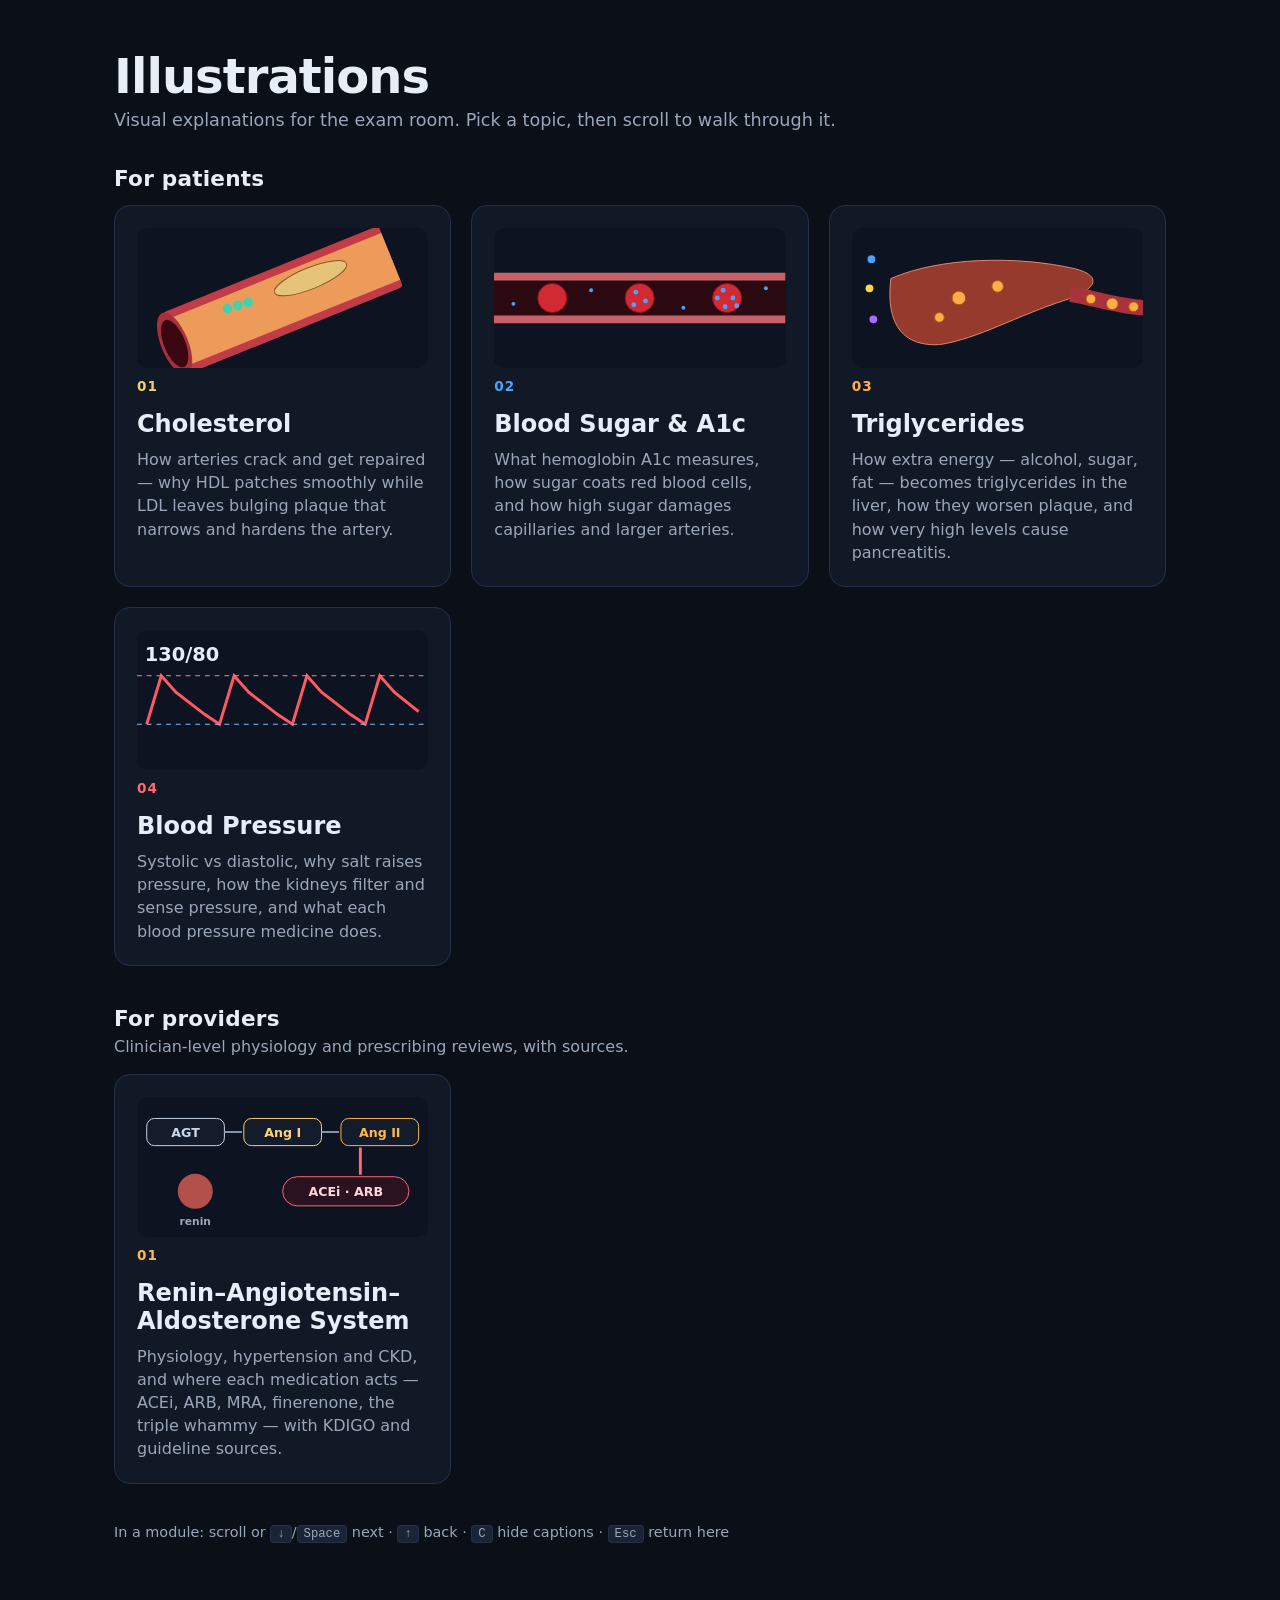
<file: index.html>
<!doctype html>
<html lang="en">
<head>
  <meta charset="utf-8">
  <meta name="viewport" content="width=device-width, initial-scale=1">
  <title>Illustrations</title>
  <link rel="stylesheet" href="css/style.css">
</head>
<body>
  <main class="library">
    <h1>Illustrations</h1>
    <p class="sub">Visual explanations for the exam room. Pick a topic, then scroll to walk through it.</p>
    <h2 class="section">For patients</h2>
    <div class="cards" id="patient-cards"></div>
    <h2 class="section">For providers</h2>
    <p class="section-sub">Clinician-level physiology and prescribing reviews, with sources.</p>
    <div class="cards" id="provider-cards"></div>
    <footer>
      In a module: scroll or <kbd>↓</kbd>/<kbd>Space</kbd> next · <kbd>↑</kbd> back ·
      <kbd>C</kbd> hide captions · <kbd>Esc</kbd> return here
    </footer>
  </main>
  <script type="module">
    import { modules } from './js/modules.js';
    const count = { patient: 0, provider: 0 };
    modules.forEach(m => {
      const audience = m.audience || 'patient';
      const cards = document.getElementById(`${audience}-cards`);
      const i = count[audience]++;
      const a = document.createElement('a');
      a.className = 'card';
      a.href = m.href;
      a.style.setProperty('--c', m.color);
      a.innerHTML = `<svg viewBox="0 0 300 140" aria-hidden="true">${m.thumb}</svg>
        <span class="num">${String(i + 1).padStart(2, '0')}</span>
        <h2>${m.title}</h2><p>${m.blurb}</p>`;
      cards.appendChild(a);
    });
  </script>
</body>
</html>
</file>
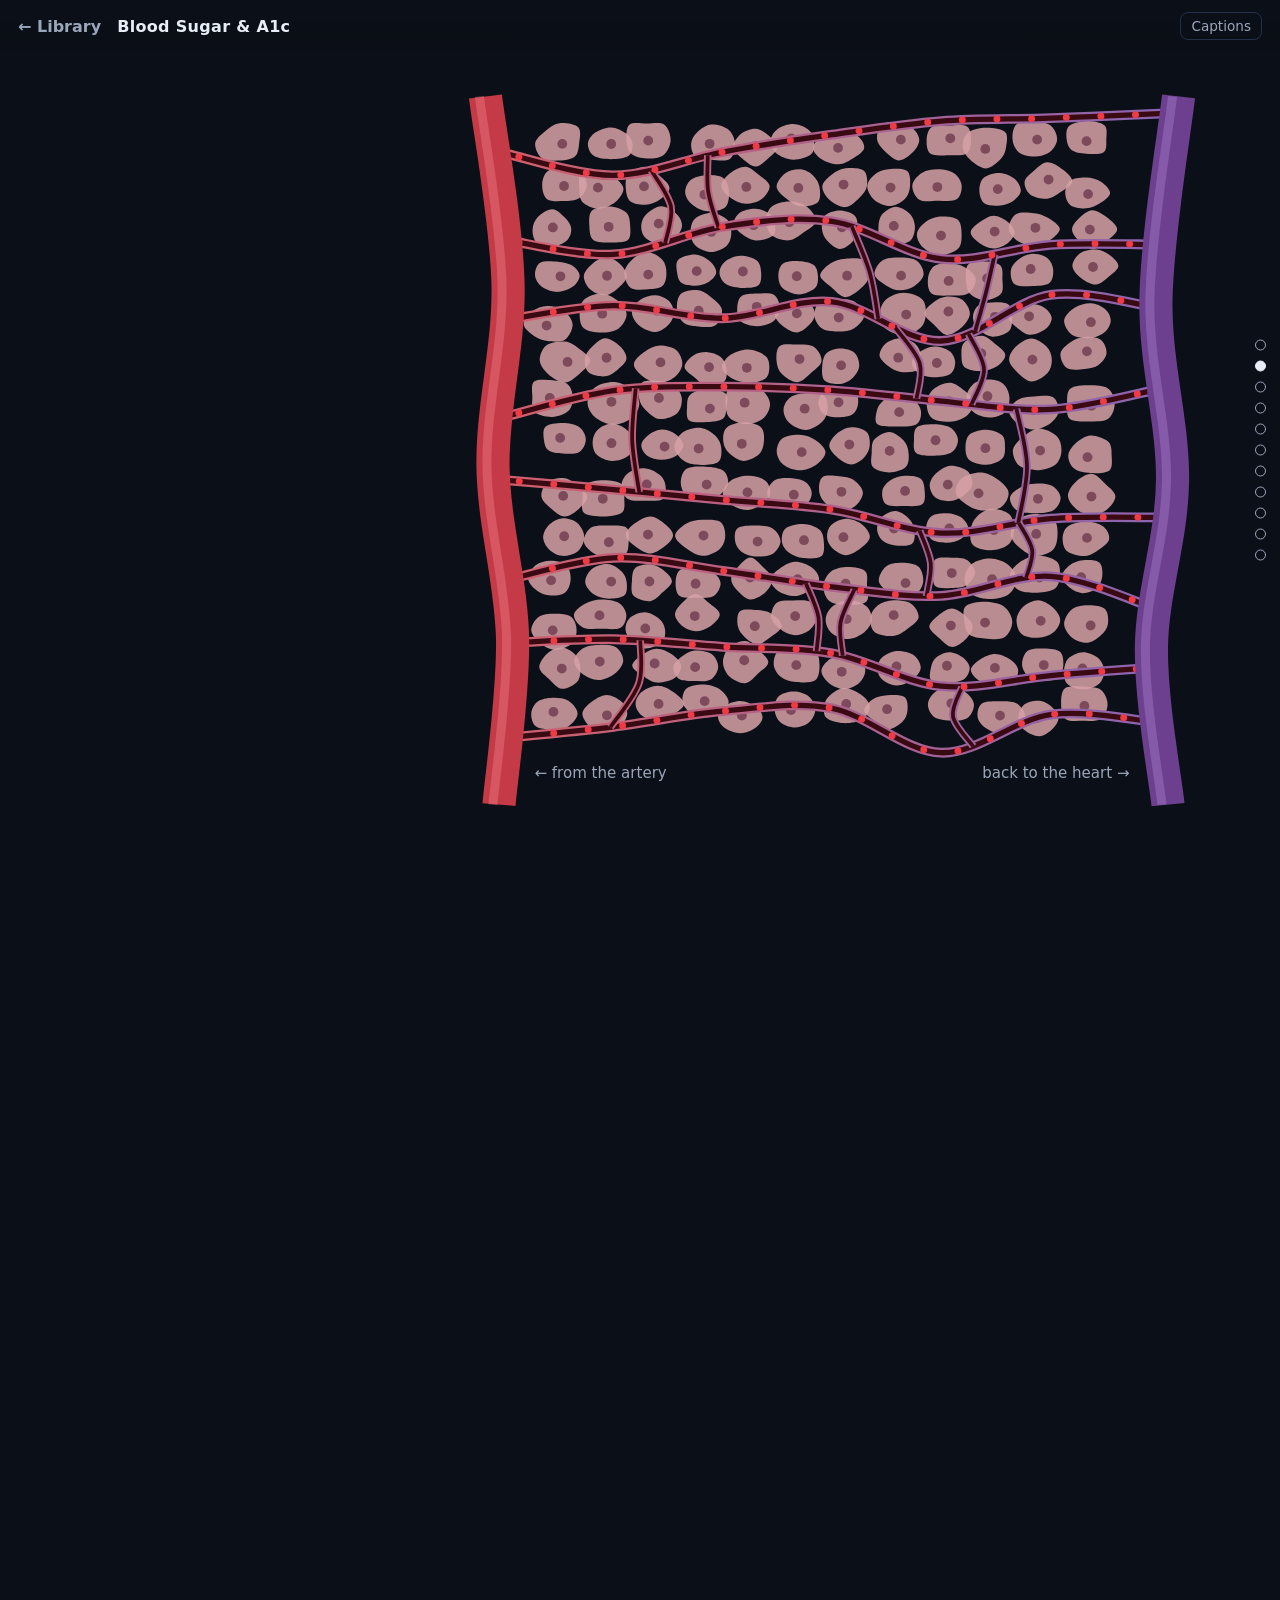
<file: modules/a1c.html>
<!doctype html>
<html lang="en">
<head>
  <meta charset="utf-8">
  <meta name="viewport" content="width=device-width, initial-scale=1">
  <title>Blood Sugar &amp; A1c</title>
  <link rel="stylesheet" href="../css/style.css">
</head>
<body>
  <script type="module" src="a1c.js"></script>
</body>
</html>
</file>
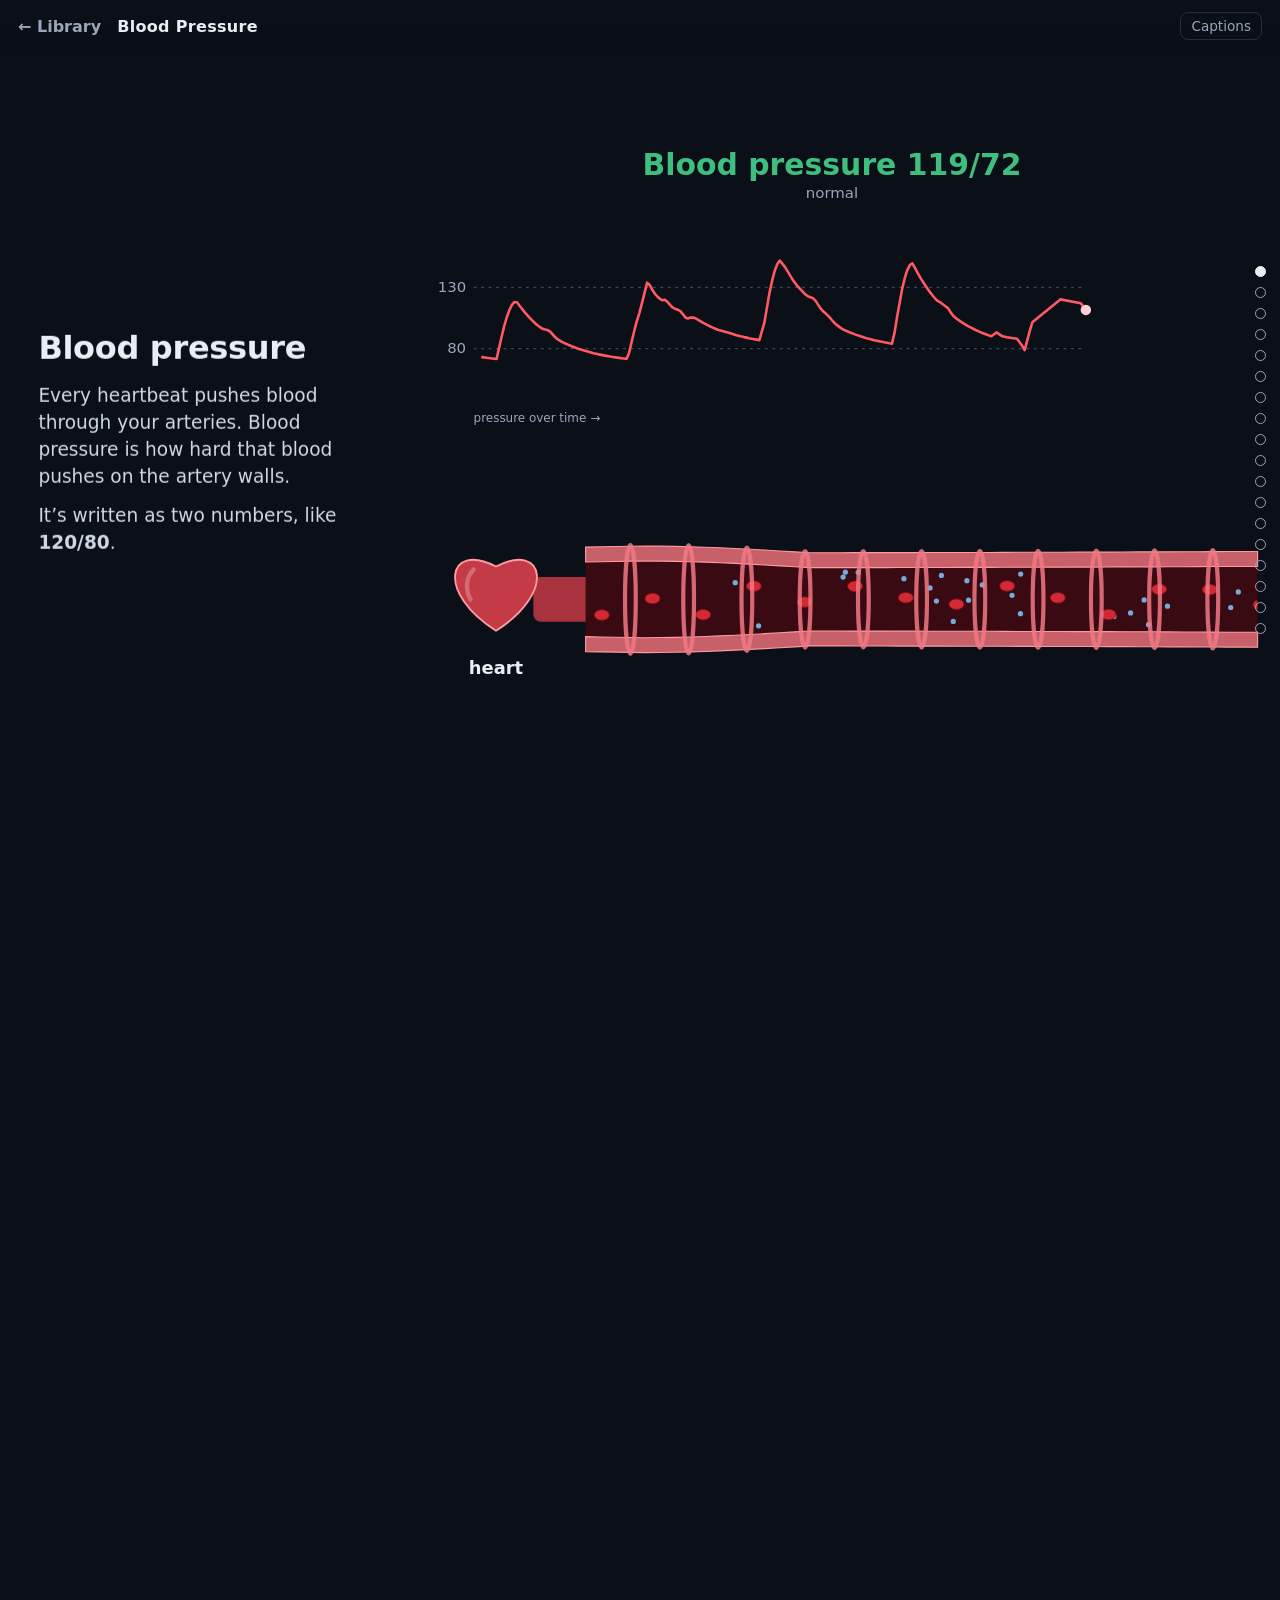
<file: modules/bp.html>
<!doctype html>
<html lang="en">
<head>
  <meta charset="utf-8">
  <meta name="viewport" content="width=device-width, initial-scale=1">
  <title>Blood Pressure</title>
  <link rel="stylesheet" href="../css/style.css">
</head>
<body>
  <script type="module" src="bp.js"></script>
</body>
</html>
</file>
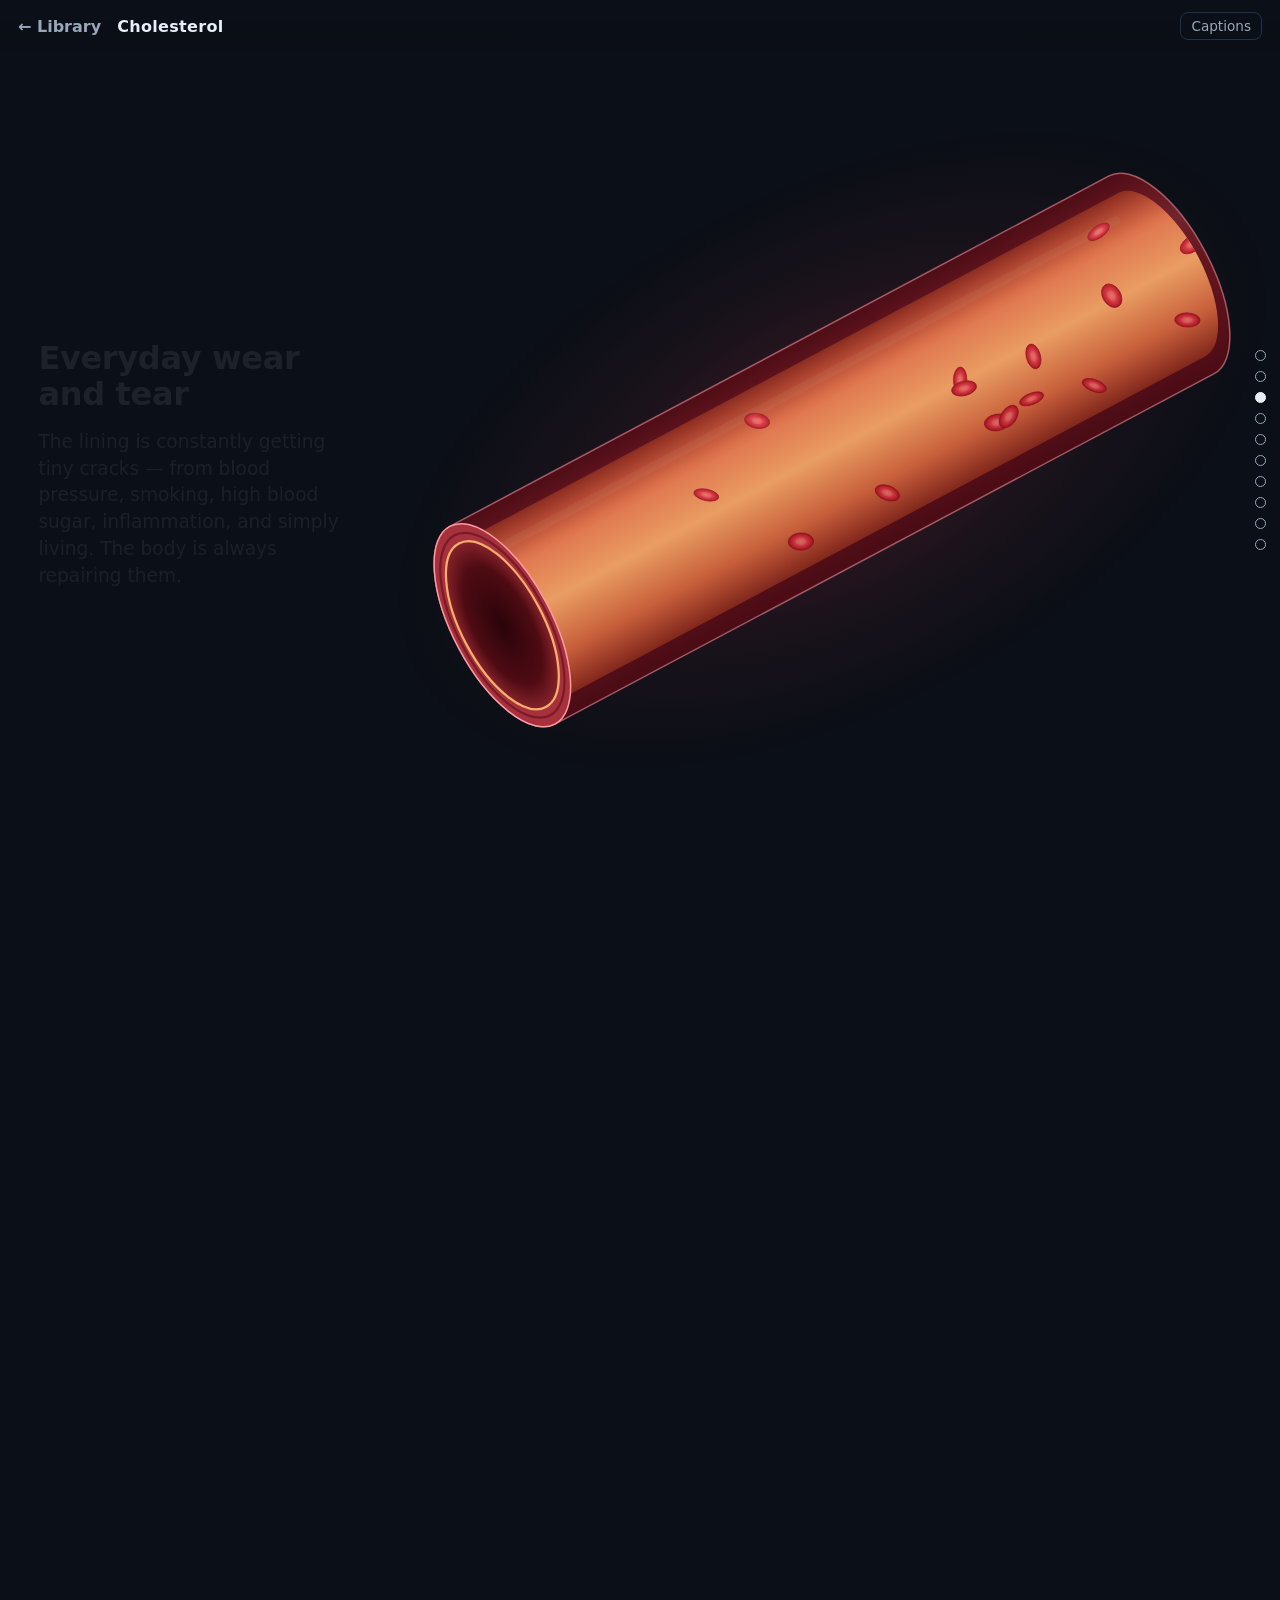
<file: modules/cholesterol.html>
<!doctype html>
<html lang="en">
<head>
  <meta charset="utf-8">
  <meta name="viewport" content="width=device-width, initial-scale=1">
  <title>Cholesterol</title>
  <link rel="stylesheet" href="../css/style.css">
</head>
<body>
  <script type="module" src="cholesterol.js"></script>
</body>
</html>
</file>
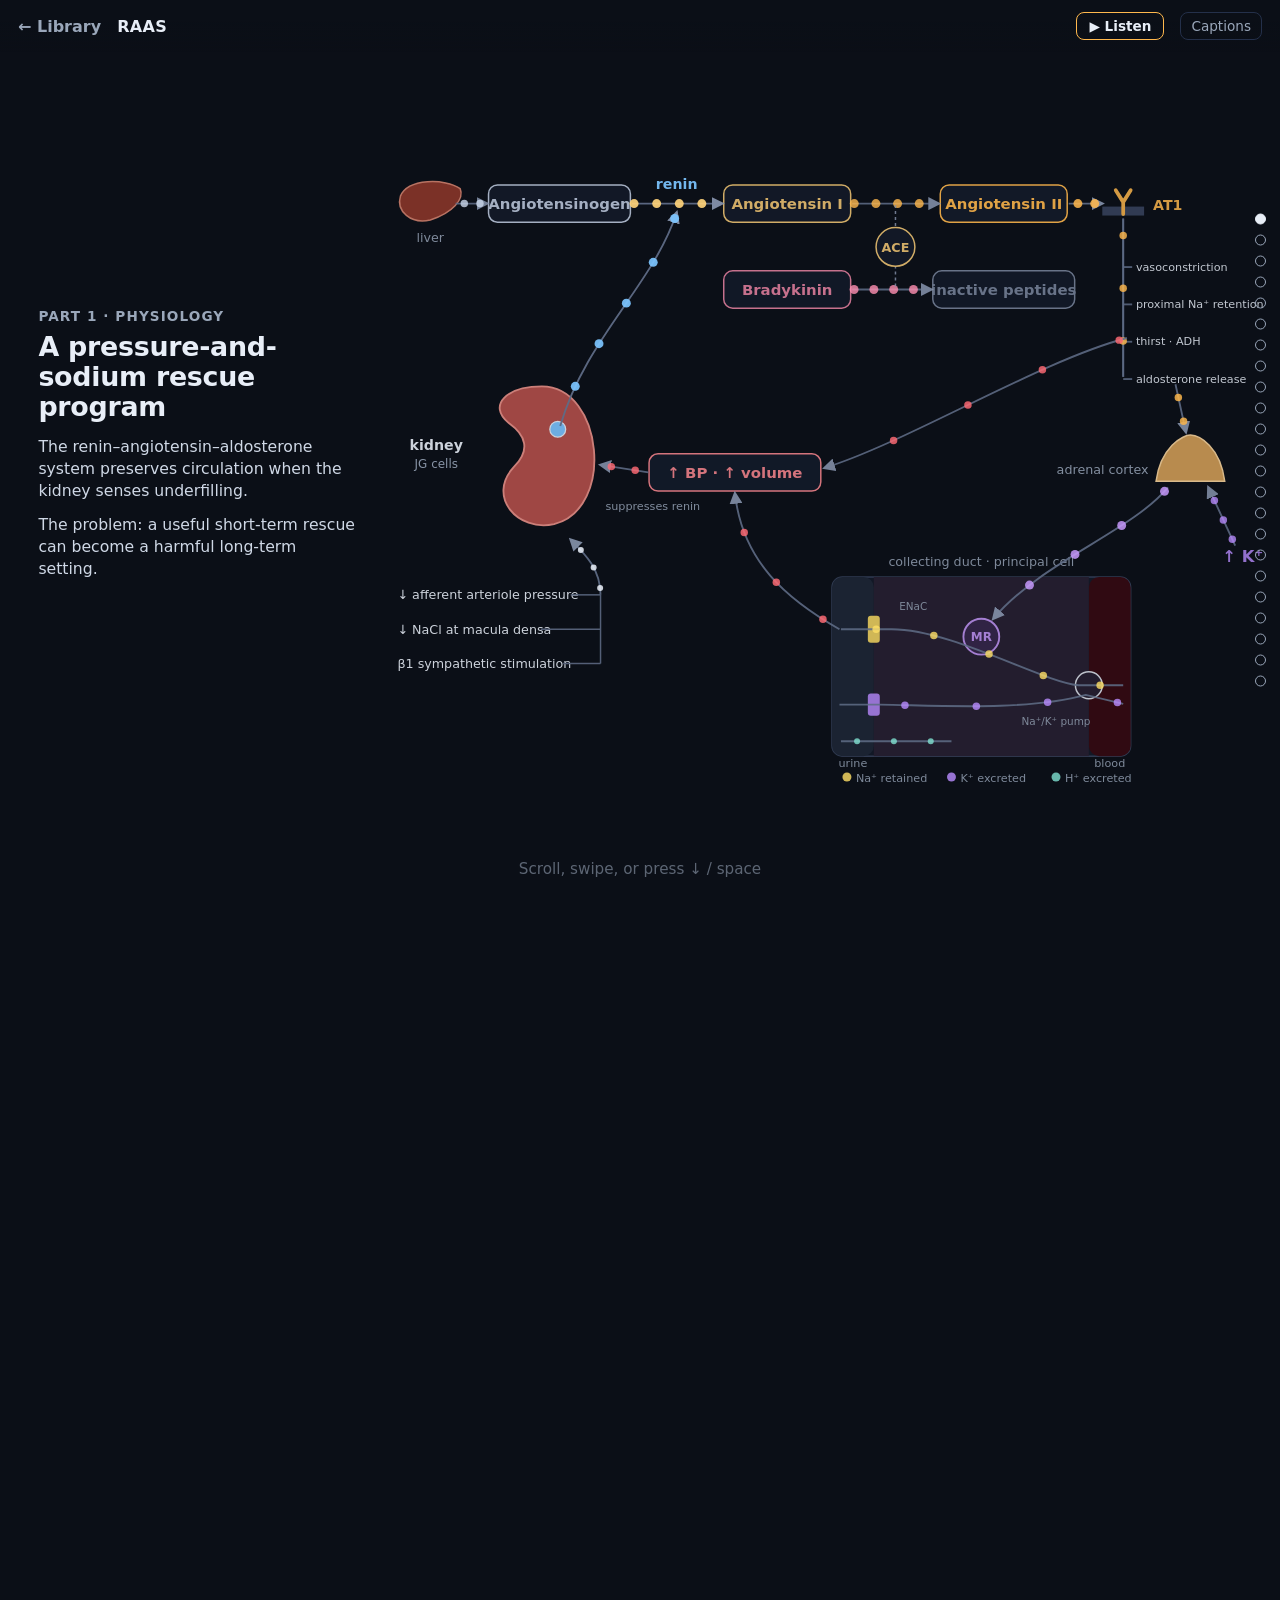
<file: modules/raas.html>
<!doctype html>
<html lang="en">
<head>
  <meta charset="utf-8">
  <meta name="viewport" content="width=device-width, initial-scale=1">
  <title>RAAS</title>
  <link rel="stylesheet" href="../css/style.css">
</head>
<body>
  <script type="module" src="raas.js"></script>
</body>
</html>
</file>
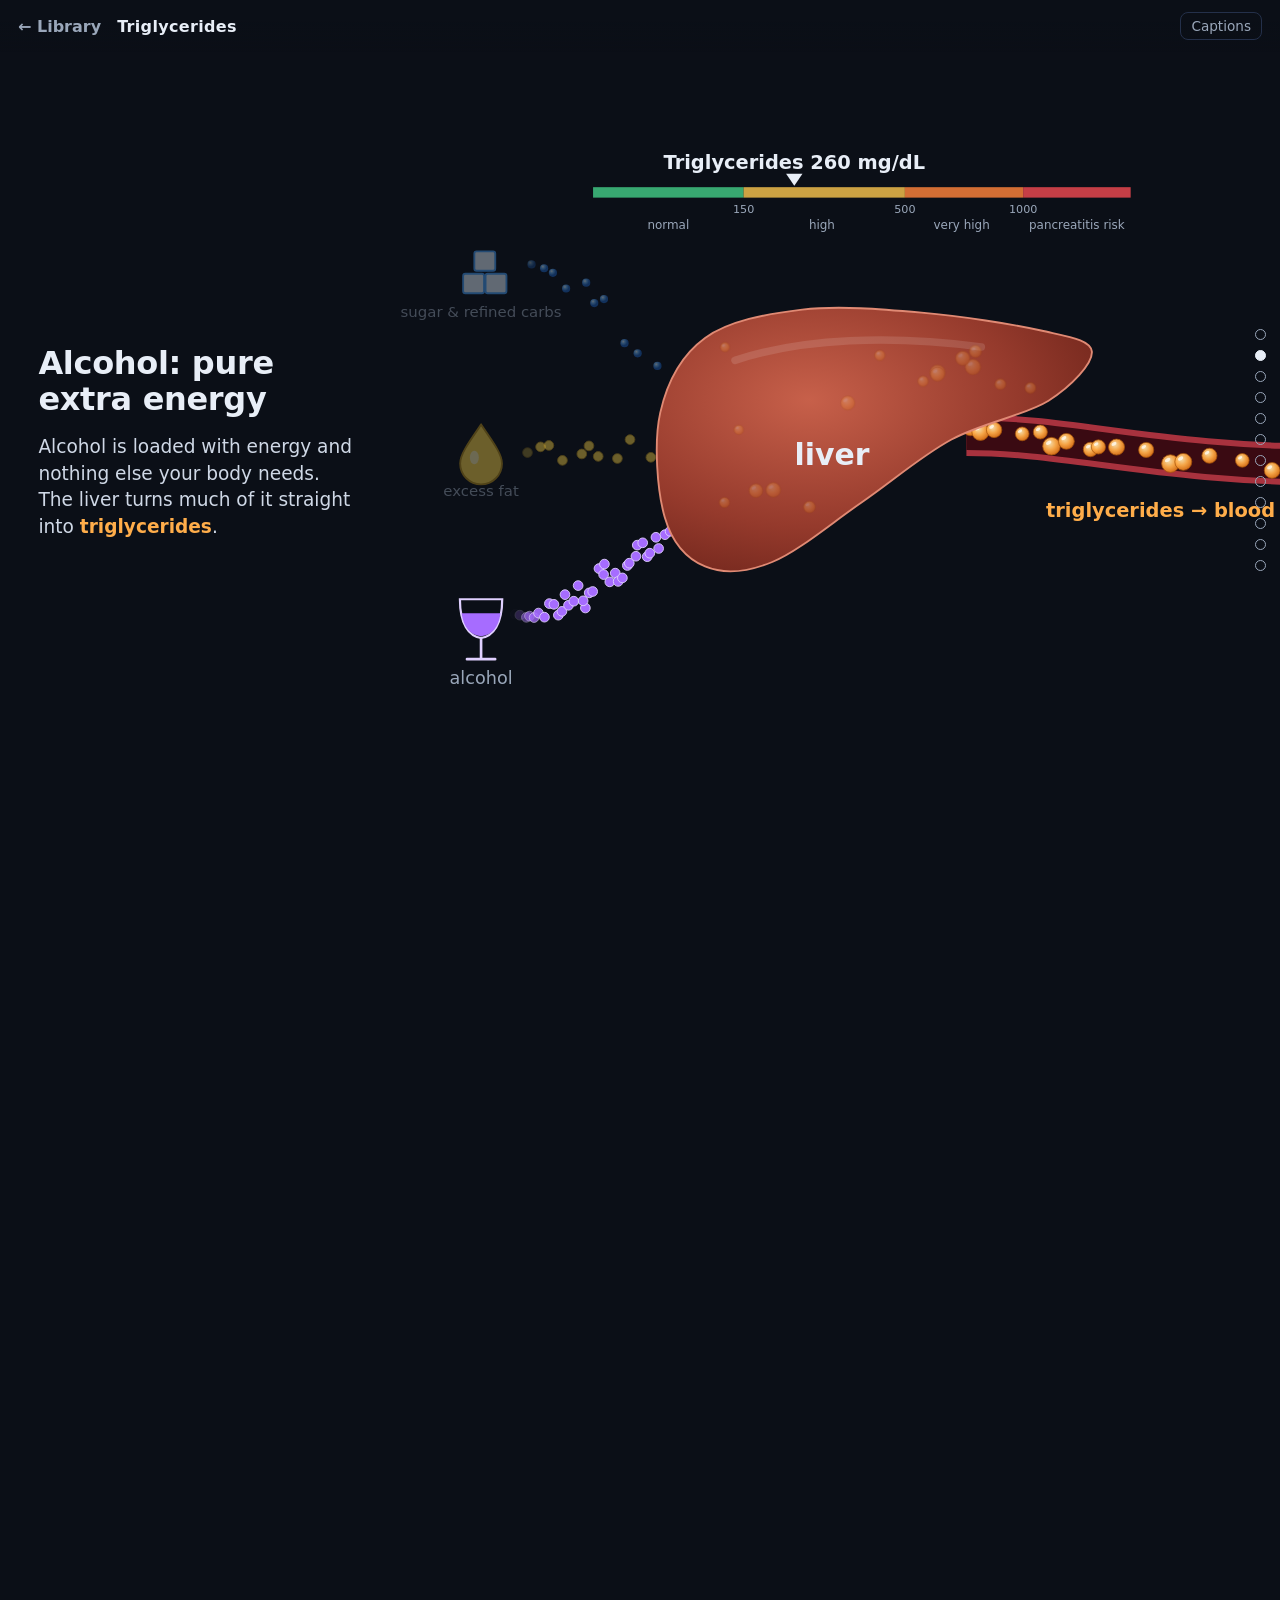
<file: modules/triglycerides.html>
<!doctype html>
<html lang="en">
<head>
  <meta charset="utf-8">
  <meta name="viewport" content="width=device-width, initial-scale=1">
  <title>Triglycerides</title>
  <link rel="stylesheet" href="../css/style.css">
</head>
<body>
  <script type="module" src="triglycerides.js"></script>
</body>
</html>
</file>
<file: css/style.css>
:root {
  --bg: #0b0f17;
  --panel: #121926;
  --ink: #e8eef7;
  --ink-dim: #9aa7ba;
  --line: #24304a;
  --ldl: #f2cf73;
  --hdl: #3fd2b0;
  --sugar: #4aa3ff;
  --accent: #ff7a85;
  font-family: "Inter", system-ui, -apple-system, "Segoe UI", Roboto, sans-serif;
}
* { box-sizing: border-box; }
html, body { margin: 0; background: var(--bg); color: var(--ink); }
a { color: inherit; }

/* ---------- library / menu ---------- */
.library { max-width: 1100px; margin: 0 auto; padding: 48px 24px 80px; }
.library h1 { font-size: clamp(2rem, 4vw, 3rem); margin: 0 0 6px; letter-spacing: -0.02em; }
.library .sub { color: var(--ink-dim); margin: 0 0 36px; font-size: 1.1rem; }
.cards { display: grid; grid-template-columns: repeat(auto-fill, minmax(300px, 1fr)); gap: 20px; }
.card {
  display: flex; flex-direction: column; gap: 10px; text-decoration: none;
  background: var(--panel); border: 1px solid var(--line); border-radius: 16px; padding: 22px;
  transition: transform .15s ease, border-color .15s ease, box-shadow .15s ease;
}
.card:hover, .card:focus-visible { transform: translateY(-3px); border-color: var(--c, var(--accent)); box-shadow: 0 10px 30px -12px var(--c, var(--accent)); outline: none; }
.card svg { width: 100%; height: 140px; border-radius: 10px; background: #0d1320; }
.card h2 { margin: 6px 0 0; font-size: 1.5rem; }
.card p { margin: 0; color: var(--ink-dim); line-height: 1.45; }
.card .num { color: var(--c, var(--accent)); font-weight: 700; font-size: .85rem; letter-spacing: .08em; text-transform: uppercase; }
.library footer { margin-top: 40px; color: var(--ink-dim); font-size: .9rem; }
kbd { background: #1b2436; border: 1px solid var(--line); border-radius: 4px; padding: 1px 6px; font-size: .85em; }

/* ---------- module (scroll slideshow) ---------- */
body.module { overflow-x: hidden; }
.topbar {
  position: fixed; top: 0; left: 0; right: 0; z-index: 10; height: 52px;
  display: flex; align-items: center; gap: 16px; padding: 0 18px;
  background: linear-gradient(var(--bg) 40%, transparent);
}
.topbar .back { text-decoration: none; color: var(--ink-dim); font-weight: 600; }
.topbar .back:hover { color: var(--ink); }
.topbar .mod-title { font-weight: 700; letter-spacing: .02em; }
.cap-toggle {
  margin-left: auto; background: transparent; color: var(--ink-dim); border: 1px solid var(--line);
  border-radius: 8px; padding: 5px 10px; font: inherit; font-size: .85rem; cursor: pointer;
}
.cap-toggle:hover { color: var(--ink); }

.stage {
  position: fixed; inset: 0; display: grid;
  grid-template-columns: minmax(300px, 30vw) 1fr; align-items: center;
}
.captions { position: relative; height: 100%; }
.caption {
  position: absolute; left: 0; right: 0; top: 50%; translate: 0 -50%;
  padding: 0 28px 0 clamp(20px, 3vw, 56px);
  opacity: 0; visibility: hidden; will-change: opacity, transform;
}
.caption h2 { font-size: clamp(1.6rem, 2.5vw, 2.7rem); line-height: 1.12; margin: 0 0 .5em; letter-spacing: -0.01em; }
.caption p, .caption li { font-size: clamp(1.1rem, 1.45vw, 1.55rem); line-height: 1.45; color: #cfd8e6; margin: 0 0 .7em; }
.caption ul { padding-left: 1.1em; margin: 0; }
.caption li { margin-bottom: .55em; }
.ldl { color: var(--ldl); }
.hdl { color: var(--hdl); }
.sugar { color: var(--sugar); }
.art { height: 100%; width: 100%; min-height: 0; }
.art svg { width: 100%; height: 100%; display: block; }
body.no-captions .stage { grid-template-columns: 0 1fr; }
body.no-captions .captions { visibility: hidden; }

.rail { position: fixed; right: 14px; top: 50%; translate: 0 -50%; display: flex; flex-direction: column; gap: 10px; z-index: 10; }
.rail button { width: 11px; height: 11px; border-radius: 50%; border: 1.5px solid var(--ink-dim); background: transparent; padding: 0; cursor: pointer; }
.rail button.on { background: var(--ink); border-color: var(--ink); }
.hint { position: fixed; bottom: 22px; left: 50%; translate: -50% 0; color: var(--ink-dim); font-size: .95rem; pointer-events: none; z-index: 10; }
.spacer { width: 1px; }

/* svg text */
.svg-title { font-size: 30px; font-weight: 700; fill: var(--ink); }
.svg-note { font-size: 24px; fill: var(--ink-dim); }
.svg-label { font-size: 30px; font-weight: 600; fill: var(--ink); }
.svg-big { font-size: 40px; font-weight: 700; fill: var(--ink); }
.svg-small { font-size: 20px; fill: var(--ink-dim); }
.particle-name { font-size: 32px; font-weight: 800; }
.leader { fill: none; stroke: var(--ink); stroke-width: 2; stroke-dasharray: 5 6; opacity: .8; }
.hdl-fill { fill: var(--hdl); }
.ldl-fill { fill: var(--ldl); }
text { font-family: inherit; }

/* portrait / phone: art on top, caption below */
@media (max-aspect-ratio: 1/1) {
  .stage { grid-template-columns: 1fr; grid-template-rows: 1fr minmax(36vh, auto); padding-top: 52px; }
  .captions { order: 2; height: 36vh; }
  .caption { top: 0; translate: none; padding: 0 22px; }
  body.no-captions .stage { grid-template-rows: 1fr 0; }
  .rail { right: 6px; }
}
.sugar-fill { fill: var(--sugar); }
.tg { color: #ffad4a; }
.enzyme { color: #9be15d; }
.tg-fill { fill: #ffad4a; }
.danger-fill { fill: #ff5a5a; }
.protein { color: #b98cff; }
.caption p.eg { color: var(--ink-dim); font-style: italic; margin-top: -0.4em; }

/* library sections */
.library .section { font-size: 1.35rem; margin: 40px 0 6px; color: var(--ink); letter-spacing: .01em; }
.library .section:first-of-type { margin-top: 8px; }
.library .section-sub { color: var(--ink-dim); margin: 0 0 18px; }
.library .section + .cards { margin-top: 14px; }

/* provider modules: more text per step */
body.dense .caption h2 { font-size: clamp(1.4rem, 2.1vw, 2.2rem); }
body.dense .caption p, body.dense .caption li { font-size: clamp(0.98rem, 1.15vw, 1.25rem); line-height: 1.42; }
body.dense .caption { max-height: 92vh; overflow: hidden; }
.caption a { color: #9cc9ff; }
.drug { color: #ff8a92; }
.ang { color: #ffb84d; }
.aldo { color: #c99bff; }
.caption .part { display: block; color: var(--ink-dim); font-size: .85rem; letter-spacing: .08em; text-transform: uppercase; font-weight: 700; margin-bottom: .6em; }
.caption ul.sources li { font-size: clamp(0.9rem, 1vw, 1.05rem); margin-bottom: .45em; }
.narrate {
  background: transparent; color: var(--ink); border: 1px solid #ffb84d; border-radius: 8px;
  padding: 5px 12px; font: inherit; font-size: .85rem; font-weight: 600; cursor: pointer; margin-left: auto;
}
.narrate.on { background: #ffb84d; color: #1a1206; }
.narrate + .cap-toggle { margin-left: 0; }
</file>
